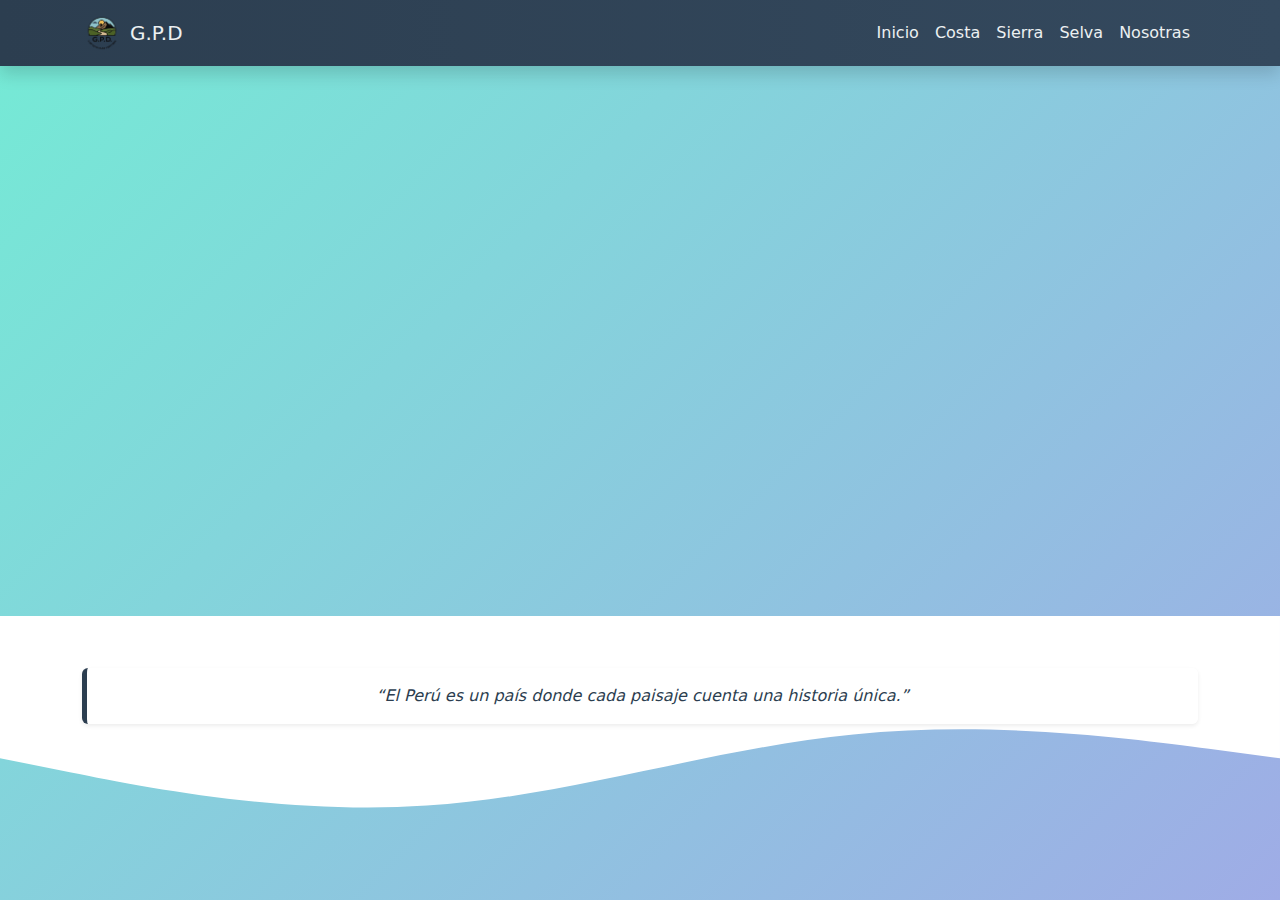
<file: pagina_principal/index.html>
<!DOCTYPE html>
<html lang="es">
  <head>
    <meta charset="utf-8" />
    <meta name="viewport" content="width=device-width, initial-scale=1" />
    <title>Guías de paisajes y destinos</title>
    <link
      href="https://cdn.jsdelivr.net/npm/bootstrap@5.3.3/dist/css/bootstrap.min.css"
      rel="stylesheet"
    />
    <link
      rel="stylesheet"
      href="https://cdn.jsdelivr.net/npm/bootstrap-icons@1.10.5/font/bootstrap-icons.css"
    />
    <style>
      /* Fondo con degradado moderno */
      body {
        background: linear-gradient(135deg, #74ebd5, #9face6);
        color: #2c3e50;
        min-height: 100vh;
        position: relative;
        overflow-x: hidden;
      }

      /* Navbar */
      .navbar {
        background: linear-gradient(90deg, #2c3e50, #34495e) !important;
      }
      .navbar a {
        color: #ecf0f1 !important;
        transition: color 0.3s ease;
      }
      .navbar a:hover {
        color: #f39c12 !important;
      }

      /* Título */
      h1 {
        color: #2c3e50;
        text-shadow: 2px 2px 5px rgba(0, 0, 0, 0.15);
      }

      /* Imagen con animación flotante */
      .img-float {
        animation: float 4s ease-in-out infinite;
        transition: transform 0.4s ease;
      }
      .img-float:hover {
        transform: scale(1.05) rotate(2deg);
      }
      @keyframes float {
        0% { transform: translateY(0px); }
        50% { transform: translateY(-15px); }
        100% { transform: translateY(0px); }
      }

      /* Animaciones de entrada */
      .fade-in {
        opacity: 0;
        transform: translateY(30px);
        animation: fadeInUp 1s ease forwards;
      }
      .fade-in-delay { animation-delay: 0.4s; }
      .fade-in-delay2 { animation-delay: 0.8s; }

      @keyframes fadeInUp {
        to {
          opacity: 1;
          transform: translateY(0);
        }
      }

      /* Botón principal */
      .btn-cta {
        background: linear-gradient(90deg, #f39c12, #e67e22);
        border: none;
        font-size: 1.2rem;
        font-weight: bold;
        padding: 12px 25px;
        border-radius: 30px;
        transition: transform 0.3s ease, background 0.3s ease;
      }
      .btn-cta:hover {
        transform: scale(1.05);
        background: linear-gradient(90deg, #e67e22, #d35400);
      }

      /* Franja inspiradora */
      .frase {
        background: rgba(255, 255, 255, 0.8);
        border-left: 5px solid #2c3e50;
        font-style: italic;
      }

      /* Onda decorativa */
      .onda {
        position: absolute;
        bottom: 0;
        left: 0;
        width: 100%;
        z-index: -1;
      }
    </style>
  </head>
  <body>
    <nav class="navbar navbar-expand-lg navbar-dark shadow sticky-top">      <div class="container">
        <!-- Imagen en la barra de navegación --> 
        <a class="navbar-brand d-flex align-items-center" href="#">
          <img src="logo2.png" alt="Logo" width="40" height="40" class="me-2 rounded">
          G.P.D
        </a>

        <button
          class="navbar-toggler"
          type="button"
          data-bs-toggle="collapse"
          data-bs-target="#menu"
        >
          <span class="navbar-toggler-icon"></span>
        </button>

        <div class="collapse navbar-collapse" id="menu">
          <ul class="navbar-nav ms-auto">
            <li class="nav-item"><a class="nav-link active" href="../pagina_principal/">Inicio</a></li>
            <li class="nav-item"><a class="nav-link" href="../poyectoityf/regiones/costa.html">Costa</a></li>
            <li class="nav-item"><a class="nav-link" href="../index.html">Sierra</a></li>
            <li class="nav-item"><a class="nav-link" href="../alexa/">Selva</a></li>
            <li class="nav-item">
              <a class="nav-link" href="../yesly/nosotras.html">Nosotras</a>
            </li>
          </ul>
        </div>
      </div>
    </nav>

    <div class="container py-5">
      <div class="row align-items-center g-4">
        <div class="col-lg-7 fade-in">
          <h1 class="display-5 fw-bold">Explora las tres regiones del Perú</h1>
          <p class="lead">
            Descubre los paisajes más impresionantes de la Costa, Sierra y Selva. 
            Vive la diversidad cultural, natural y gastronómica de un país único.
          </p>
          <a href="#Costa" class="btn btn-cta mt-3">🌍 Explorar destinos</a>
        </div>

        <div class="col-lg-5 text-center fade-in fade-in-delay">
          <img src="logo2.png" alt="Imagen flotante" width="350" height="350" class="img-float">
        </div>
      </div>

      <!-- Íconos de regiones -->
      <div class="d-flex justify-content-center gap-5 mt-5 fade-in fade-in-delay2">
        <div class="text-center">
          <i class="bi bi-sun fs-1 text-warning"></i>
          <p class="mt-2">Costa</p>
        </div>
        <div class="text-center">
          <i class="bi bi-mountain fs-1 text-primary"></i>
          <p class="mt-2">Sierra</p>
        </div>
        <div class="text-center">
          <i class="bi bi-tree-fill fs-1 text-success"></i>
          <p class="mt-2">Selva</p>
        </div>
      </div>

      <!-- Frase inspiradora -->
      <div class="text-center frase p-3 rounded shadow-sm mt-5">
        <em>“El Perú es un país donde cada paisaje cuenta una historia única.”</em>
      </div>
    </div>

    <!-- Onda decorativa -->
    <svg class="onda" viewBox="0 0 1440 320">
      <path fill="#ffffff" fill-opacity="1" 
        d="M0,160L80,176C160,192,320,224,480,213.3C640,203,800,149,960,133.3C1120,117,1280,139,1360,149.3L1440,160L1440,0L1360,0C1280,0,1120,0,960,0C800,0,640,0,480,0C320,0,160,0,80,0L0,0Z">
      </path>
    </svg>

    <script src="https://cdn.jsdelivr.net/npm/bootstrap@5.3.3/dist/js/bootstrap.bundle.min.js"></script>
    <script src="script.js"></script>
  </body>
</html>
</file>
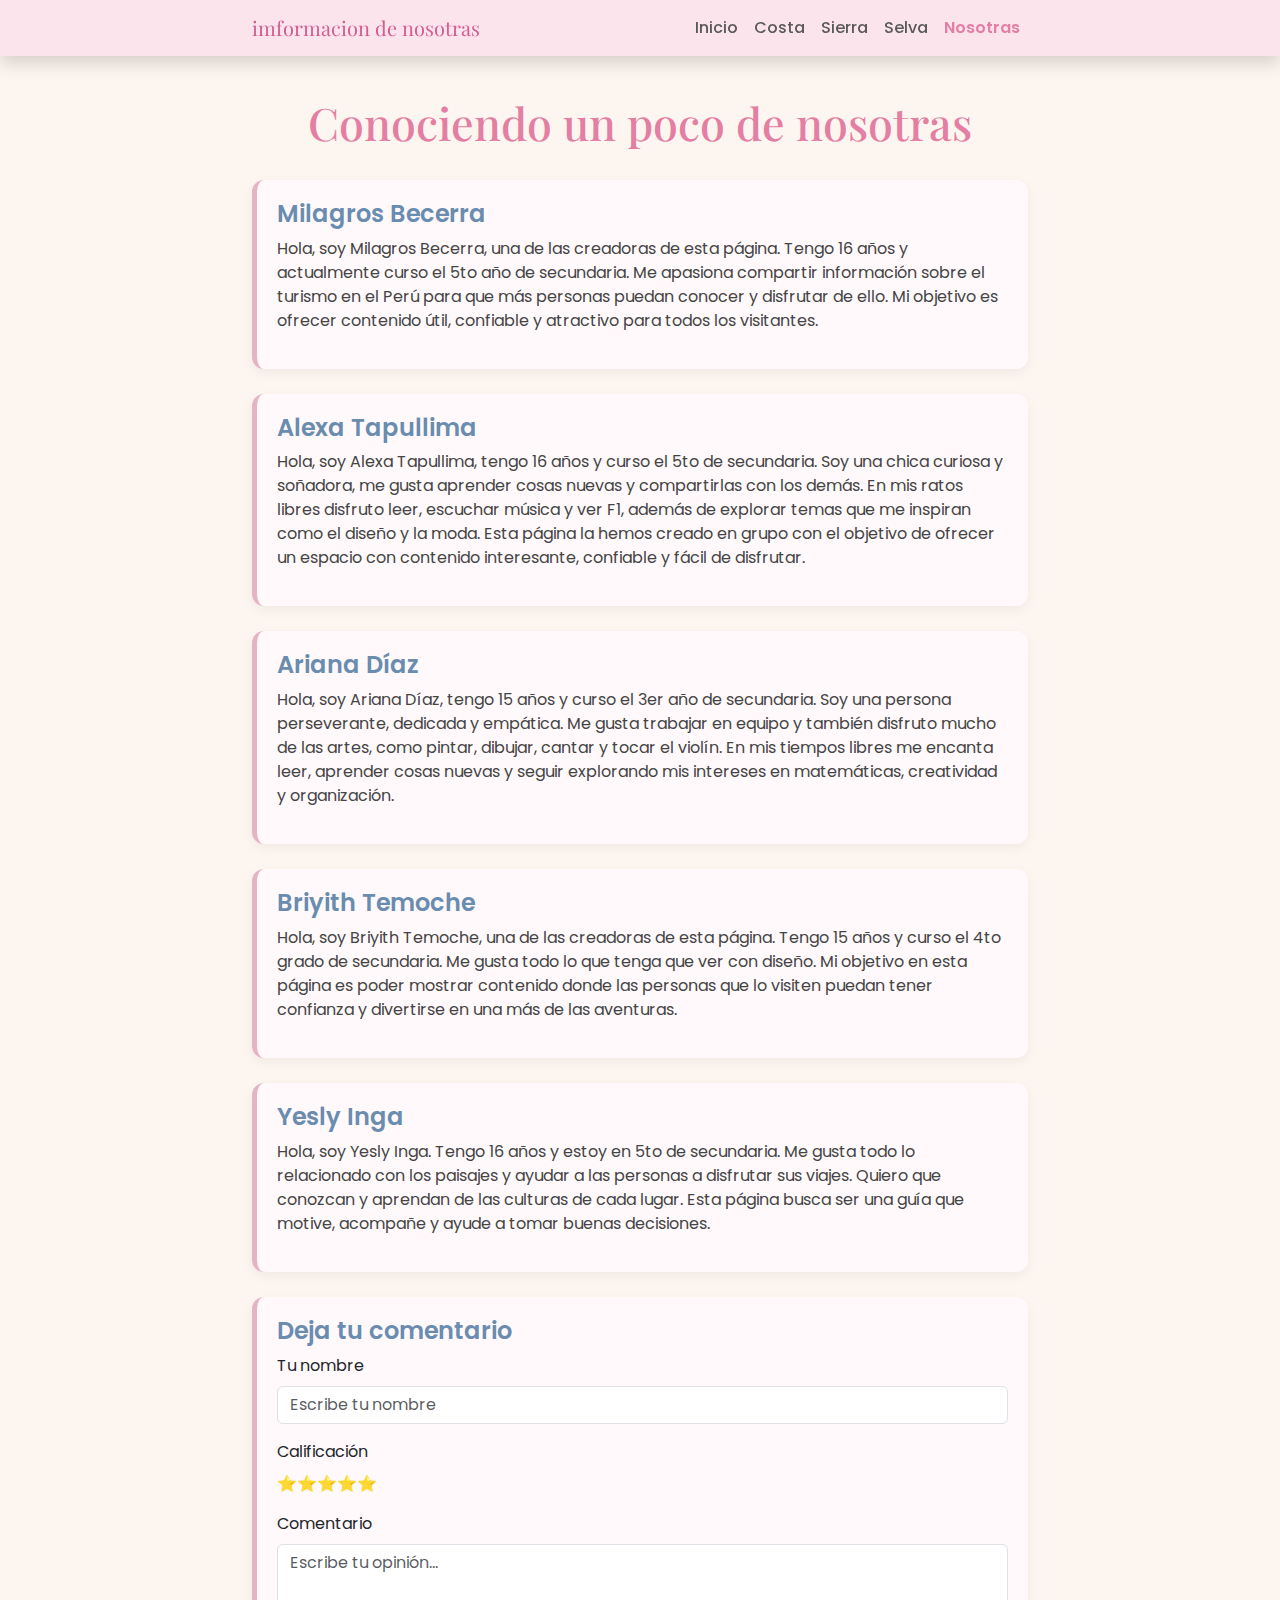
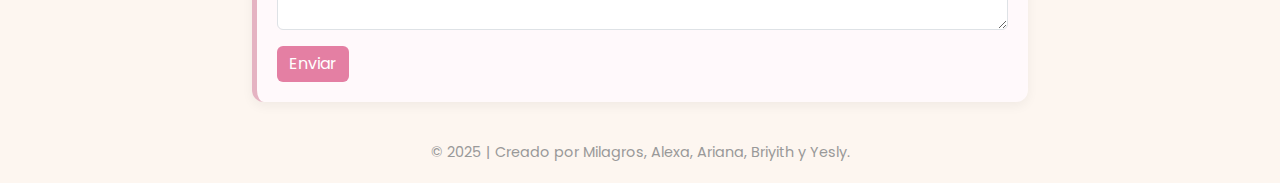
<file: yesly/nosotras.html>
<!DOCTYPE html>
<html lang="es">

<head>
    <meta charset="UTF-8" />
    <meta name="viewport" content="width=device-width, initial-scale=1.0" />
    <title>NOSOTRAS</title>

    <!-- Bootstrap 5 -->
    <link href="https://cdn.jsdelivr.net/npm/bootstrap@5.3.2/dist/css/bootstrap.min.css" rel="stylesheet" />

    <!-- Google Fonts -->
    <link href="https://fonts.googleapis.com/css2?family=Playfair+Display:wght@700&family=Poppins:wght@400;600&display=swap" rel="stylesheet" />

    <style>
        body {
            background-color: #fdf6f0;
            font-family: 'Poppins', sans-serif;
        }

        h1 {
            font-family: 'Playfair Display', serif;
            font-size: 2.8rem;
            color: #e47fa3;
            text-align: center;
            margin-top: 40px;
            margin-bottom: 30px;
        }

        h2 {
            font-family: 'Poppins', sans-serif;
            font-weight: 600;
            font-size: 1.5rem;
            color: #6a8caf;
        }

        p {
            font-size: 1rem;
            color: #444;
        }

        .card {
            background-color: #fff9fb;
            border: none;
            border-left: 5px solid #e5b3c2;
            border-radius: 12px;
            box-shadow: 0 4px 12px rgba(0, 0, 0, 0.05);
            margin-bottom: 25px;
            padding: 20px;
        }

        .container {
            max-width: 800px;
        }

        footer {
            text-align: center;
            font-size: 0.9rem;
            color: #999;
            margin-top: 40px;
            padding-bottom: 20px;
        }

        .navbar {
            background-color: #fce4ec;
        }

        .navbar-brand {
            font-family: 'Playfair Display', serif;
            color: #d55d92 !important;
        }

        .nav-link {
            color: #5a5a5a !important;
            font-weight: 500;
        }

        .nav-link.active {
            color: #e47fa3 !important;
            font-weight: 600;
        }

        /* Estilo de estrellas */
        #estrellas span {
            font-size: 1.8rem;
            cursor: pointer;
            transition: transform 0.2s;
        }

        #estrellas span:hover {
            transform: scale(1.2);
        }
    </style>
</head>

<body>
    <!-- Barra de navegación -->
    <nav class="navbar navbar-expand-lg navbar-light shadow sticky-top">
        <div class="container">
            <a class="navbar-brand" href="#">imformacion de nosotras</a>
            <button class="navbar-toggler" type="button" data-bs-toggle="collapse" data-bs-target="#menu">
                <span class="navbar-toggler-icon"></span>
            </button>
            <div class="collapse navbar-collapse" id="menu">
                <ul class="navbar-nav ms-auto">
                    <li class="nav-item">
                        <a class="nav-link" href="../pagina_principal/">Inicio</a>
                    </li>
                    <li class="nav-item">
                        <a class="nav-link" href="../poyectoityf/regiones/costa.html">Costa</a>
                    </li>
                    <li class="nav-item">
                        <a class="nav-link " href="../index.html">Sierra</a>
                    </li>
                    <li class="nav-item">
                        <a class="nav-link" href="../alexa/">Selva</a>
                    </li>
                    <li class="nav-item">
                        <a class="nav-link active" href="../yesly/nosotras.html">Nosotras</a>
                    </li>
                </ul>
            </div>
        </div>
    </nav>

    <!-- Contenido principal -->
    <div class="container" id="nosotras">
        <h1>Conociendo un poco de nosotras</h1>

        <div class="card">
            <h2>Milagros Becerra</h2>
            <p>Hola, soy Milagros Becerra, una de las creadoras de esta página. Tengo 16 años y actualmente curso el 5to año de secundaria. Me apasiona compartir información sobre el turismo en el Perú para que más personas puedan conocer y disfrutar de ello. Mi objetivo es ofrecer contenido útil, confiable y atractivo para todos los visitantes.</p>
        </div>

        <div class="card">
            <h2>Alexa Tapullima</h2>
            <p>Hola, soy Alexa Tapullima, tengo 16 años y curso el 5to de secundaria. Soy una chica curiosa y soñadora, me gusta aprender cosas nuevas y compartirlas con los demás. En mis ratos libres disfruto leer, escuchar música y ver F1, además de explorar temas que me inspiran como el diseño y la moda. Esta página la hemos creado en grupo con el objetivo de ofrecer un espacio con contenido interesante, confiable y fácil de disfrutar.</p>
        </div>

        <div class="card">
            <h2>Ariana Díaz</h2>
            <p>Hola, soy Ariana Díaz, tengo 15 años y curso el 3er año de secundaria. Soy una persona perseverante, dedicada y empática. Me gusta trabajar en equipo y también disfruto mucho de las artes, como pintar, dibujar, cantar y tocar el violín. En mis tiempos libres me encanta leer, aprender cosas nuevas y seguir explorando mis intereses en matemáticas, creatividad y organización.</p>
        </div>

        <div class="card">
            <h2>Briyith Temoche</h2>
            <p>Hola, soy Briyith Temoche, una de las creadoras de esta página. Tengo 15 años y curso el 4to grado de secundaria. Me gusta todo lo que tenga que ver con diseño. Mi objetivo en esta página es poder mostrar contenido donde las personas que lo visiten puedan tener confianza y divertirse en una más de las aventuras.</p>
        </div>

        <div class="card">
            <h2>Yesly Inga</h2>
            <p>Hola, soy Yesly Inga. Tengo 16 años y estoy en 5to de secundaria. Me gusta todo lo relacionado con los paisajes y ayudar a las personas a disfrutar sus viajes. Quiero que conozcan y aprendan de las culturas de cada lugar. Esta página busca ser una guía que motive, acompañe y ayude a tomar buenas decisiones.</p>
        </div>

        <!-- Formulario de comentarios -->
        <div class="card mt-4">
            <h2>Deja tu comentario</h2>
            <form id="comentarioForm">
                <div class="mb-3">
                    <label for="nombre" class="form-label">Tu nombre</label>
                    <input type="text" class="form-control" id="nombre" placeholder="Escribe tu nombre" required>
                </div>

                <div class="mb-3">
                    <label class="form-label">Calificación</label>
                    <div id="estrellas" class="mb-2">
                        ⭐⭐⭐⭐⭐
                    </div>
                    <input type="hidden" id="calificacion" name="calificacion" required>
                </div>

                <div class="mb-3">
                    <label for="comentario" class="form-label">Comentario</label>
                    <textarea class="form-control" id="comentario" rows="3" placeholder="Escribe tu opinión..." required></textarea>
                </div>

                <button type="submit" class="btn btn-primary" style="background-color:#e47fa3; border:none;">
                    Enviar
                </button>
            </form>
        </div>

        <footer>
            &copy; 2025 | Creado por Milagros, Alexa, Ariana, Briyith y Yesly.
        </footer>
    </div>

    <!-- Bootstrap Bundle JS -->
    <script src="https://cdn.jsdelivr.net/npm/bootstrap@5.3.2/dist/js/bootstrap.bundle.min.js"></script>
    <script src="script.js"></script>
</body>

</html>
</file>
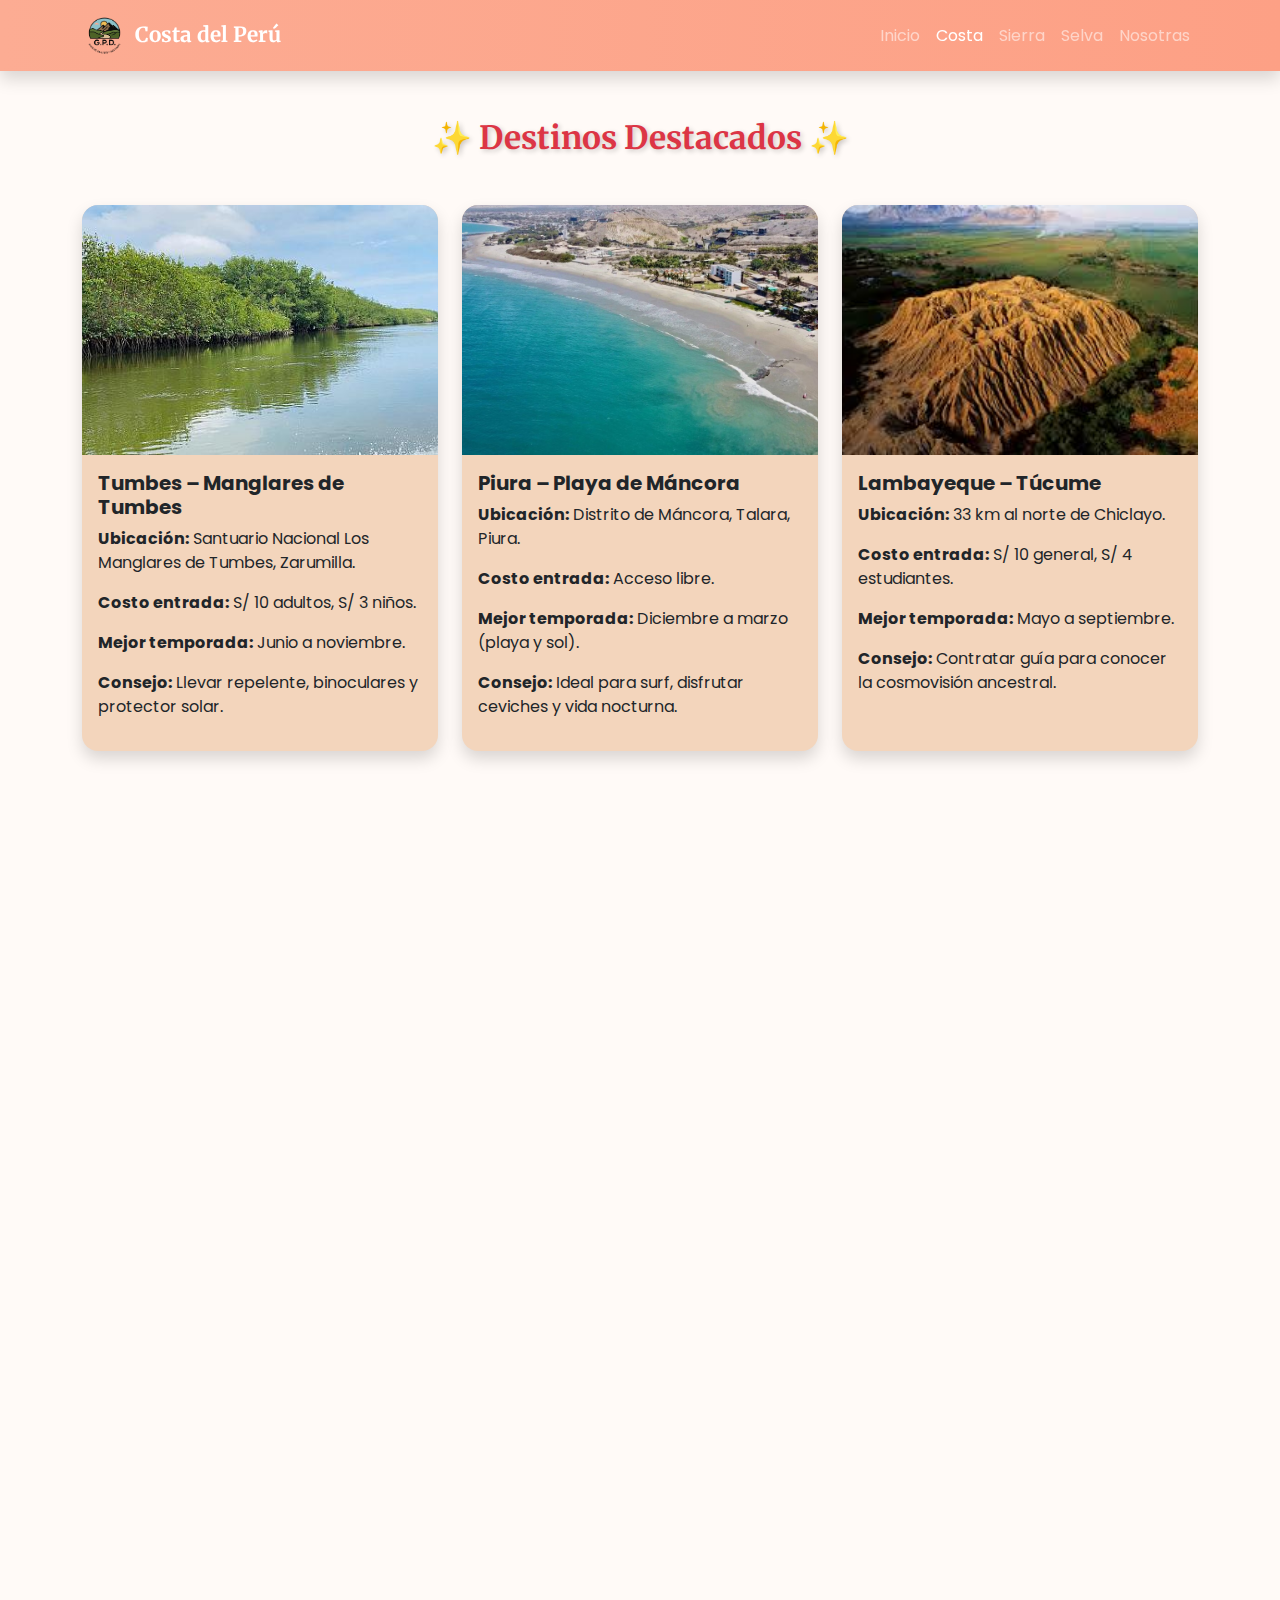
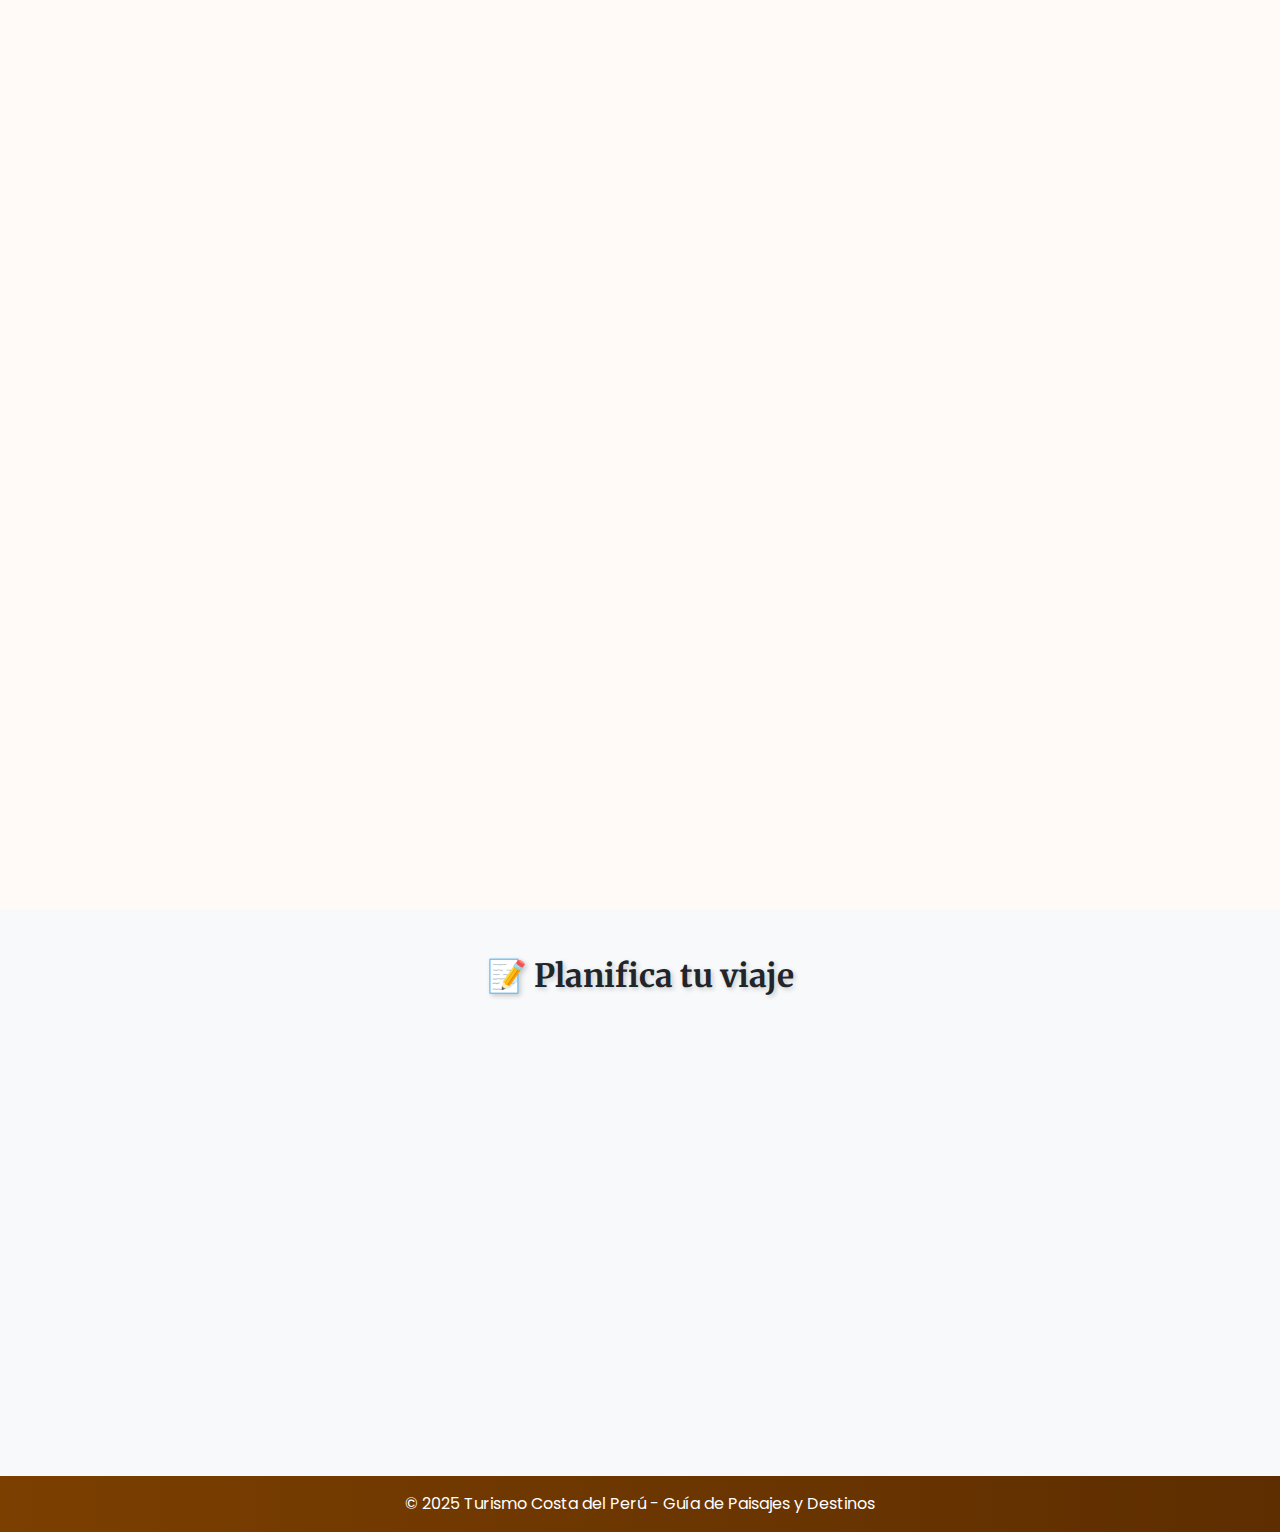
<file: poyectoityf/regiones/costa.html>
<!DOCTYPE html>
<html lang="es">
  <head>
    <meta charset="UTF-8" />
    <meta name="viewport" content="width=device-width, initial-scale=1.0" />
    <title>Costa del Perú</title>

    <!-- Fuentes -->
    <link rel="preconnect" href="https://fonts.googleapis.com" />
    <link rel="preconnect" href="https://fonts.gstatic.com" crossorigin />
    <link
      href="https://fonts.googleapis.com/css2?family=Merriweather:wght@400;700&family=Poppins:wght@300;400;600;700&display=swap"
      rel="stylesheet"
    />

    <!-- Bootstrap -->
    <link
      href="https://cdn.jsdelivr.net/npm/bootstrap@5.3.3/dist/css/bootstrap.min.css"
      rel="stylesheet"
    />
    <link rel="stylesheet" href="costa.css" />
  </head>
  <body>
    <!-- Navbar -->
    <nav class="navbar navbar-expand-lg navbar-dark shadow sticky-top">
      <div class="container">
        <a class="navbar-brand d-flex align-items-center" href="#">
          <img
            src="../img/lg.png"
            alt="Logo Costa del Perú"
            class="logo me-2"
          />
          Costa del Perú
        </a>
        <button
          class="navbar-toggler"
          type="button"
          data-bs-toggle="collapse"
          data-bs-target="#menu"
        >
          <span class="navbar-toggler-icon"></span>
        </button>
        <div class="collapse navbar-collapse" id="menu">
          <ul class="navbar-nav ms-auto">
            <li class="nav-item">
              <a class="nav-link" href="../../pagina_principal/">Inicio</a>
            </li>
            <li class="nav-item">
              <a class="nav-link active" href="../regiones/costa.html">Costa</a>
            </li>
            <li class="nav-item">
              <a class="nav-link" href="../../index.html">Sierra</a>
            </li>
            <li class="nav-item">
              <a class="nav-link" href="../../alexa/">Selva</a>
            </li>
            <li class="nav-item">
              <a class="nav-link" href="../../yesly/nosotras.html">Nosotras</a>
            </li>
          </ul>
        </div>
      </div>
    </nav>

    <!-- Sección destinos -->
    <section class="py-5 destinos">
      <div class="container">
        <h2 class="text-center fw-bold mb-5 text-danger titulo-seccion">
          ✨ Destinos Destacados ✨
        </h2>
        <div class="row g-4" id="destinos-container">
          <!-- Tumbes -->
          <div class="col-md-4">
            <div class="card border-0 shadow h-100 animar">
              <img
                src="../img/c1t.jpg"
                alt="Manglares de Tumbes"
                class="card-img-top"
              />
              <div class="card-body">
                <h5 class="fw-bold">Tumbes – Manglares de Tumbes</h5>
                <p>
                  <strong>Ubicación:</strong> Santuario Nacional Los Manglares
                  de Tumbes, Zarumilla.
                </p>
                <p>
                  <strong>Costo entrada:</strong> S/ 10 adultos, S/ 3 niños.
                </p>
                <p><strong>Mejor temporada:</strong> Junio a noviembre.</p>
                <p>
                  <strong>Consejo:</strong> Llevar repelente, binoculares y
                  protector solar.
                </p>
              </div>
            </div>
          </div>

          <!-- Piura -->
          <div class="col-md-4">
            <div class="card border-0 shadow h-100 animar">
              <img
                src="../img/c2p.jpg"
                alt="Playa de Máncora"
                class="card-img-top"
              />
              <div class="card-body">
                <h5 class="fw-bold">Piura – Playa de Máncora</h5>
                <p>
                  <strong>Ubicación:</strong> Distrito de Máncora, Talara,
                  Piura.
                </p>
                <p><strong>Costo entrada:</strong> Acceso libre.</p>
                <p>
                  <strong>Mejor temporada:</strong> Diciembre a marzo (playa y
                  sol).
                </p>
                <p>
                  <strong>Consejo:</strong> Ideal para surf, disfrutar ceviches
                  y vida nocturna.
                </p>
              </div>
            </div>
          </div>

          <!-- Lambayeque -->
          <div class="col-md-4">
            <div class="card border-0 shadow h-100 animar">
              <img
                src="../img/c3l.jpg"
                alt="Complejo Arqueológico de Túcume"
                class="card-img-top"
              />
              <div class="card-body">
                <h5 class="fw-bold">Lambayeque – Túcume</h5>
                <p><strong>Ubicación:</strong> 33 km al norte de Chiclayo.</p>
                <p>
                  <strong>Costo entrada:</strong> S/ 10 general, S/ 4
                  estudiantes.
                </p>
                <p><strong>Mejor temporada:</strong> Mayo a septiembre.</p>
                <p>
                  <strong>Consejo:</strong> Contratar guía para conocer la
                  cosmovisión ancestral.
                </p>
              </div>
            </div>
          </div>

          <!-- La Libertad -->
          <div class="col-md-4">
            <div class="card border-0 shadow h-100 animar">
              <img src="../img/c4l.jpg" alt="Chan Chan" class="card-img-top" />
              <div class="card-body">
                <h5 class="fw-bold">La Libertad – Chan Chan</h5>
                <p><strong>Ubicación:</strong> A 5 km de Trujillo.</p>
                <p>
                  <strong>Costo entrada:</strong> S/ 11 adultos, S/ 1
                  estudiantes.
                </p>
                <p><strong>Mejor temporada:</strong> Abril a diciembre.</p>
                <p>
                  <strong>Consejo:</strong> Llevar gorra y agua, clima muy
                  soleado.
                </p>
              </div>
            </div>
          </div>

          <!-- Áncash -->
          <div class="col-md-4">
            <div class="card border-0 shadow h-100 animar">
              <img
                src="../img/c5a.jpg"
                alt="Playa Tuquillo"
                class="card-img-top"
              />
              <div class="card-body">
                <h5 class="fw-bold">Áncash – Playa de Tuquillo</h5>
                <p><strong>Ubicación:</strong> A 7 km de Huarmey.</p>
                <p><strong>Costo entrada:</strong> Acceso libre.</p>
                <p><strong>Mejor temporada:</strong> Enero a marzo.</p>
                <p>
                  <strong>Consejo:</strong> Llevar sombrilla, poca sombra
                  natural.
                </p>
              </div>
            </div>
          </div>

          <!-- Lima -->
          <div class="col-md-4">
            <div class="card border-0 shadow h-100 animar">
              <img
                src="../img/c6l.png"
                alt="Circuito Mágico del Agua"
                class="card-img-top"
              />
              <div class="card-body">
                <h5 class="fw-bold">Lima – Circuito Mágico del Agua</h5>
                <p>
                  <strong>Ubicación:</strong> Parque de la Reserva, Cercado de
                  Lima.
                </p>
                <p><strong>Costo entrada:</strong> S/ 4 general.</p>
                <p>
                  <strong>Mejor temporada:</strong> Todo el año, mejor de noche.
                </p>
                <p>
                  <strong>Consejo:</strong> Llevar ropa ligera, hay zonas donde
                  puedes mojarte.
                </p>
              </div>
            </div>
          </div>

          <!-- Ica -->
          <div class="col-md-4">
            <div class="card border-0 shadow h-100 animar">
              <img src="../img/c7h.jpg" alt="Huacachina" class="card-img-top" />
              <div class="card-body">
                <h5 class="fw-bold">Ica – Huacachina</h5>
                <p>
                  <strong>Ubicación:</strong> 5 km al oeste de la ciudad de Ica.
                </p>
                <p>
                  <strong>Costo entrada:</strong> Acceso libre. Paseos en
                  buggies desde S/ 35.
                </p>
                <p><strong>Mejor temporada:</strong> Marzo a noviembre.</p>
                <p>
                  <strong>Consejo:</strong> No olvides gafas de sol, arena muy
                  intensa con el viento.
                </p>
              </div>
            </div>
          </div>

          <!-- Arequipa -->
          <div class="col-md-4">
            <div class="card border-0 shadow h-100 animar">
              <img
                src="../img/c8a.jpg"
                alt="Valle de Majes"
                class="card-img-top"
              />
              <div class="card-body">
                <h5 class="fw-bold">Arequipa – Valle de Majes</h5>
                <p>
                  <strong>Ubicación:</strong> Provincia de Castilla, Arequipa.
                </p>
                <p><strong>Costo entrada:</strong> Acceso libre.</p>
                <p><strong>Mejor temporada:</strong> Abril a noviembre.</p>
                <p>
                  <strong>Consejo:</strong> Probar camarones frescos y vinos de
                  la zona.
                </p>
              </div>
            </div>
          </div>

          <!-- Moquegua -->
          <div class="col-md-4">
            <div class="card border-0 shadow h-100 animar">
              <img
                src="../img/c9m.jpg"
                alt="Plaza de Armas Moquegua"
                class="card-img-top"
              />
              <div class="card-body">
                <h5 class="fw-bold">Moquegua – Plaza de Armas</h5>
                <p><strong>Ubicación:</strong> Centro histórico de Moquegua.</p>
                <p><strong>Costo entrada:</strong> Acceso libre.</p>
                <p><strong>Mejor temporada:</strong> Todo el año.</p>
                <p>
                  <strong>Consejo:</strong> Visitar bodegas locales de pisco y
                  vino.
                </p>
              </div>
            </div>
          </div>

          <!-- Tacna -->
          <div class="col-md-4">
            <div class="card border-0 shadow h-100 animar">
              <img
                src="../img/c10t.jpg"
                alt="Petroglifos de Miculla"
                class="card-img-top"
              />
              <div class="card-body">
                <h5 class="fw-bold">Tacna – Petroglifos de Miculla</h5>
                <p><strong>Ubicación:</strong> 22 km de la ciudad de Tacna.</p>
                <p>
                  <strong>Costo entrada:</strong> S/ 5 adultos, S/ 2
                  estudiantes.
                </p>
                <p><strong>Mejor temporada:</strong> Abril a noviembre.</p>
                <p>
                  <strong>Consejo:</strong> Llevar bloqueador y agua, caminata a
                  pleno sol.
                </p>
              </div>
            </div>
          </div>
        </div>
      </div>
    </section>

    <!-- Formulario -->
    <section class="py-5 bg-light">
      <div class="container">
        <h2 class="text-center fw-bold mb-4 text-dark titulo-seccion">
          📝 Planifica tu viaje
        </h2>
        <form
          id="formulario"
          class="mx-auto shadow p-4 rounded bg-white animar"
          style="max-width: 500px"
        >
          <div class="mb-3">
            <label for="nombre" class="form-label">Nombre</label>
            <input
              type="text"
              class="form-control"
              id="nombre"
              required
              minlength="3"
            />
            <div class="invalid-feedback">
              Por favor ingresa un nombre válido (mínimo 3 caracteres).
            </div>
          </div>
          <div class="mb-3">
            <label for="email" class="form-label">Correo electrónico</label>
            <input type="email" class="form-control" id="email" required />
            <div class="invalid-feedback">Ingresa un correo válido.</div>
          </div>
          <div class="mb-3">
            <label for="mensaje" class="form-label">Mensaje</label>
            <textarea
              class="form-control"
              id="mensaje"
              rows="3"
              required
              minlength="10"
            ></textarea>
            <div class="invalid-feedback">
              El mensaje debe tener al menos 10 caracteres.
            </div>
          </div>
          <button type="submit" class="btn btn-dark w-100">Enviar</button>
          <div id="respuesta" class="mt-3 text-center fw-bold"></div>
        </form>
      </div>
    </section>

    <!-- Footer -->
    <footer class="footer text-white text-center py-3">
      <p class="mb-0">
        © 2025 Turismo Costa del Perú - Guía de Paisajes y Destinos
      </p>
    </footer>

    <!-- JS -->
    <script src="https://cdn.jsdelivr.net/npm/bootstrap@5.3.3/dist/js/bootstrap.bundle.min.js"></script>
    <script>
      // Animación al hacer scroll
      function animarScroll() {
        const elementos = document.querySelectorAll(".animar");
        const ventanaAltura = window.innerHeight;
        elementos.forEach((elemento) => {
          const elementoTop = elemento.getBoundingClientRect().top;
          if (elementoTop < ventanaAltura - 100) {
            elemento.classList.add("visible");
          }
        });
      }
      window.addEventListener("scroll", animarScroll);
      window.addEventListener("load", animarScroll);

      // Validación formulario
      const formulario = document.getElementById("formulario");
      formulario.addEventListener("submit", function (event) {
        event.preventDefault();
        if (!formulario.checkValidity()) {
          event.stopPropagation();
          formulario.classList.add("was-validated");
          document.getElementById("respuesta").innerHTML =
            '<div class="alert alert-danger">❌ Corrige los errores antes de enviar.</div>';
        } else {
          document.getElementById("respuesta").innerHTML =
            '<div class="alert alert-success">✅ ¡Formulario enviado correctamente!</div>';
          formulario.reset();
          formulario.classList.remove("was-validated");
        }
      });
    </script>
  </body>
</html>
</file>
<file: poyectoityf/regiones/costa.css>
:root {
  --color-principal: #fcac93;
  --color-secundario: #f3d5bc;
  --color-footer: #7b3f00;
}

body {
  font-family: "Poppins", sans-serif;
  background-color: #fffaf7;
}

/* Navbar */
.navbar {
  background: linear-gradient(90deg, var(--color-principal), #fda085);
}
.navbar-brand {
  font-weight: 700;
  font-size: 1.3rem;
  font-family: "Merriweather", serif;
}

/* Logo */
.logo {
  width: 45px;
  border-radius: 50%;
}

/* Títulos */
.titulo-seccion {
  font-family: "Merriweather", serif;
  text-shadow: 2px 2px 5px rgba(0, 0, 0, 0.2);
}

/* Cards */
.card {
  background-color: var(--color-secundario);
  transition: transform 0.3s ease, box-shadow 0.3s ease;
  border-radius: 1rem;
  cursor: pointer;
}
.card:hover {
  transform: translateY(-8px) scale(1.03);
  box-shadow: 0 8px 20px rgba(0, 0, 0, 0.25);
}
.card img {
  height: 250px;
  object-fit: cover;
  border-radius: 1rem 1rem 0 0;
}

/* Animación aparición */
.animar {
  opacity: 0;
  transform: translateY(30px);
  transition: all 0.8s ease-out;
}
.animar.visible {
  opacity: 1;
  transform: translateY(0);
}

/* Modal */
.modal-content {
  border-radius: 1rem;
  background: #fffdfb;
  animation: zoomIn 0.5s ease;
}
.modal-title {
  font-weight: 700;
  color: var(--color-footer);
}
@keyframes zoomIn {
  from {
    transform: scale(0.8);
    opacity: 0;
  }
  to {
    transform: scale(1);
    opacity: 1;
  }
}

/* Footer */
.footer {
  background: linear-gradient(90deg, var(--color-footer), #5e2e00);
}
</file>
